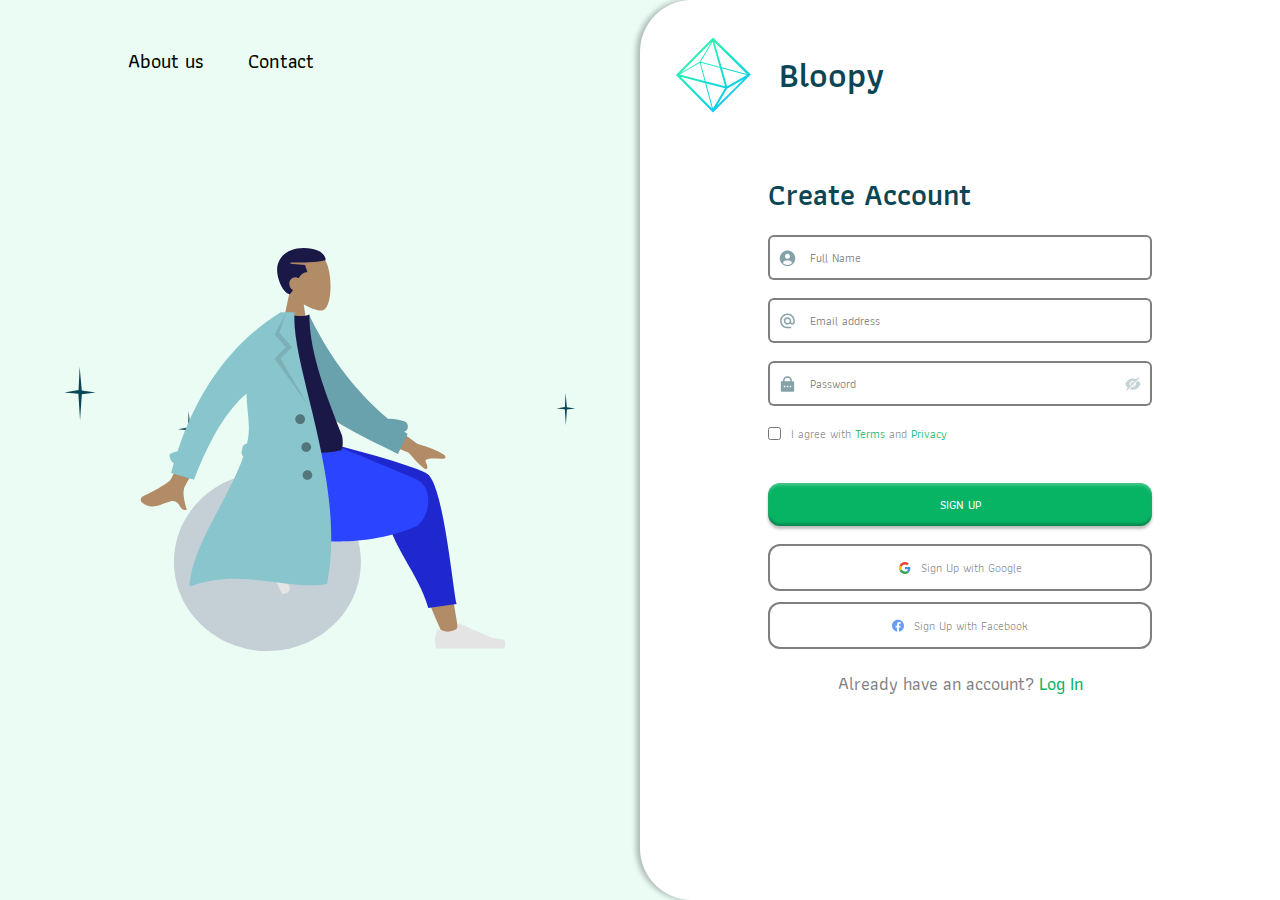
<file: login-1/index.html>
<!DOCTYPE html>
<html lang="en">
<head>
    <meta charset="UTF-8">
    <meta name="viewport" content="width=device-width, initial-scale=1.0">
    <title>Document</title>
    <link rel="stylesheet" href="css/estilos.css">
    <link rel="preconnect" href="https://fonts.googleapis.com">
    <link rel="preconnect" href="https://fonts.gstatic.com" crossorigin>
    <link href="https://fonts.googleapis.com/css2?family=Athiti:wght@400;500;600&display=swap" rel="stylesheet">
</head>
<body>

    <main class="container">
        <div class="izquierda">
            <ul>
                <li>About us</li>
                <li>Contact</li>
            </ul>
            <img class="img-stars" src="img/starts.svg" alt="">
            <img class="img-principal" src="img/img_principal.svg" alt="">
        </div>
        <div class="derecha">
            <div class="logo-container">
                <img src="img/logo.svg" alt="">
                <h1>Bloopy</h1>
            </div>
            <form>
                <h2 class="titulo-desktop">Create Account</h2>
                <h2 class=titulo-movil>Sign Up</h2>
                <div class="form-control">
                    <i><img src="img/ic_user.svg" alt=""></i>
                    <input placeholder="Full Name" type="text"/>
                </div>
                <div class="form-control">
                    <i><img src="img/ic_at.svg" alt=""></i>
                    <input placeholder="Email address" type="email"/>
                </div>
                <div class="form-control">
                    <i><img src="img/ic_password.svg" alt=""></i>
                    <input placeholder="Password" type="password"/>
                    <i><img src="img/ic_eye.svg" alt=""></i>
                </div>
                <div class="checkbox">
                    <input type="checkbox" id="cb"/>
                    <label for="cb">
                        I agree with <a>Terms</a> and <a>Privacy</a>
                    </label>
                </div>
                <button class="signup">
                    SIGN UP
                </button>
                <button class="btn-social mb-11">
                    <i><img src="img/ic_google.svg" alt=""></i>
                    <span>Sign Up with Google</span>
                </button>
                <button class="btn-social">
                    <i><img src="img/ic_fb.svg" alt=""></i>
                    <span>Sign Up with Facebook</span>
                </button>
                <p class="login">
                    Already have an account? <a>Log In</a>
                </p>
            </form>
        </div>
    </main>

</body>
</html>
</file>
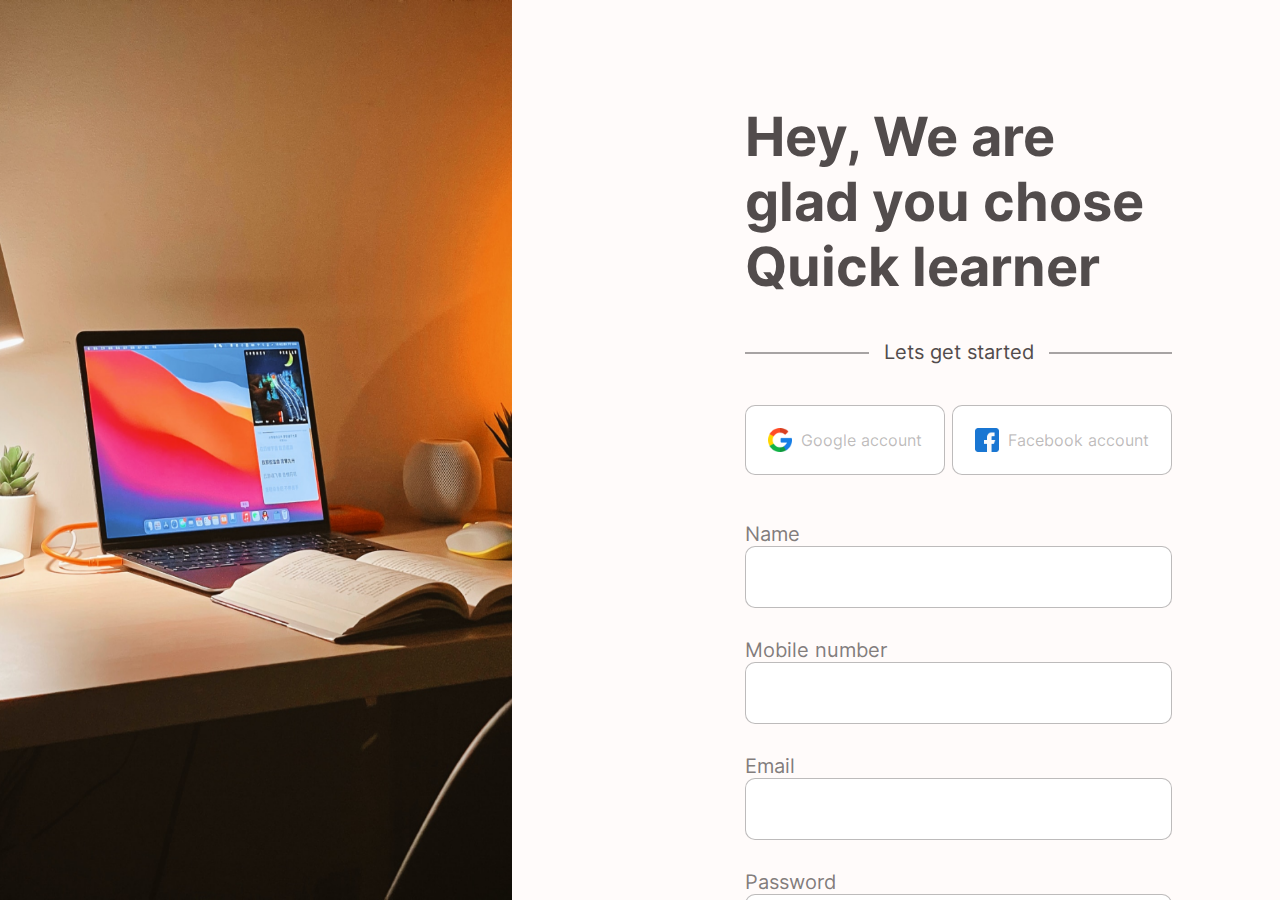
<file: login-2/index.html>
<!DOCTYPE html>
<html lang="en">

<head>
    <meta charset="UTF-8">
    <meta http-equiv="X-UA-Compatible" content="IE=edge">
    <meta name="viewport" content="width=device-width, initial-scale=1.0">
    <title>Document</title>
    <link rel="stylesheet" href="estilos.css">
</head>

<body style="margin: 0px;">

    <main style="display: flex;">
        <img src="img/macbook.png" alt="Computadora" style="width: 40%; height: 100vh;" />
        <form style="width: 60%; background-color: #FFFBFA; padding-left: 233px; padding-right: 108px; height: 100vh; overflow-y: auto; ">
            <h1 style="font-size: 54px; font-family: 'Inter'; color: #524C4C; max-width: 550px; margin: 0px; margin-top: 104px;">Hey, We are glad you chose Quick learner</h1>
            <p style="font-family: 'Inter'; font-size: 20px; color: #524C4C; margin: 41px 0px" class="linea"><span>Lets get started</span></p>

            <div style="display: flex; justify-content: space-between; margin-bottom: 47px;">
                <div style="padding: 22px; border: 1px solid #524C4C61; border-radius: 10px; display: flex; align-items: center; cursor: pointer; background-color: white;">
                    <img src="img/google.png" alt="Icono de google" width="24" height="24" style="margin-right: 9px;" />
                    <span style="font-family: 'Inter'; font-size: 16px; color: #524C4C61;">Google account</span>
                </div>
                <div style="padding: 22px; border: 1px solid #524C4C61; border-radius: 10px; display: flex; align-items: center; cursor: pointer; background-color: white;">
                    <img src="img/facebook.png" alt="Icono de fb" width="24" height="24" style="margin-right: 9px;" />
                    <span style="font-family: 'Inter'; font-size: 16px; color: #524C4C61;">Facebook account</span>
                </div>
            </div>

            <div class="control">
                <label for="name">Name</label>
                <input type="text" id="name" />
            </div>

            <div class="control">
                <label for="phone">Mobile number</label>
                <input type="tel" id="phone" />
            </div>

            <div class="control">
                <label for="email">Email</label>
                <input type="email" id="email" />
            </div>

            <div class="control">
                <label for="password">Password</label>
                <input type="text" id="password" />
            </div>

            <div style="width: 100%; display: flex; justify-content: center; margin-bottom: 74px;">
                <button type="submit" style="background-color: #524C4CB8; color: white; font-size: 21px; font-family: 'Inter'; padding: 10px 41px; border-radius: 30px; border: 1px solid #524C4C61; margin-top: 11px; cursor: pointer;">Sign up</button>
            </div>
        </form>
    </main>

</body>

</html>
</file>
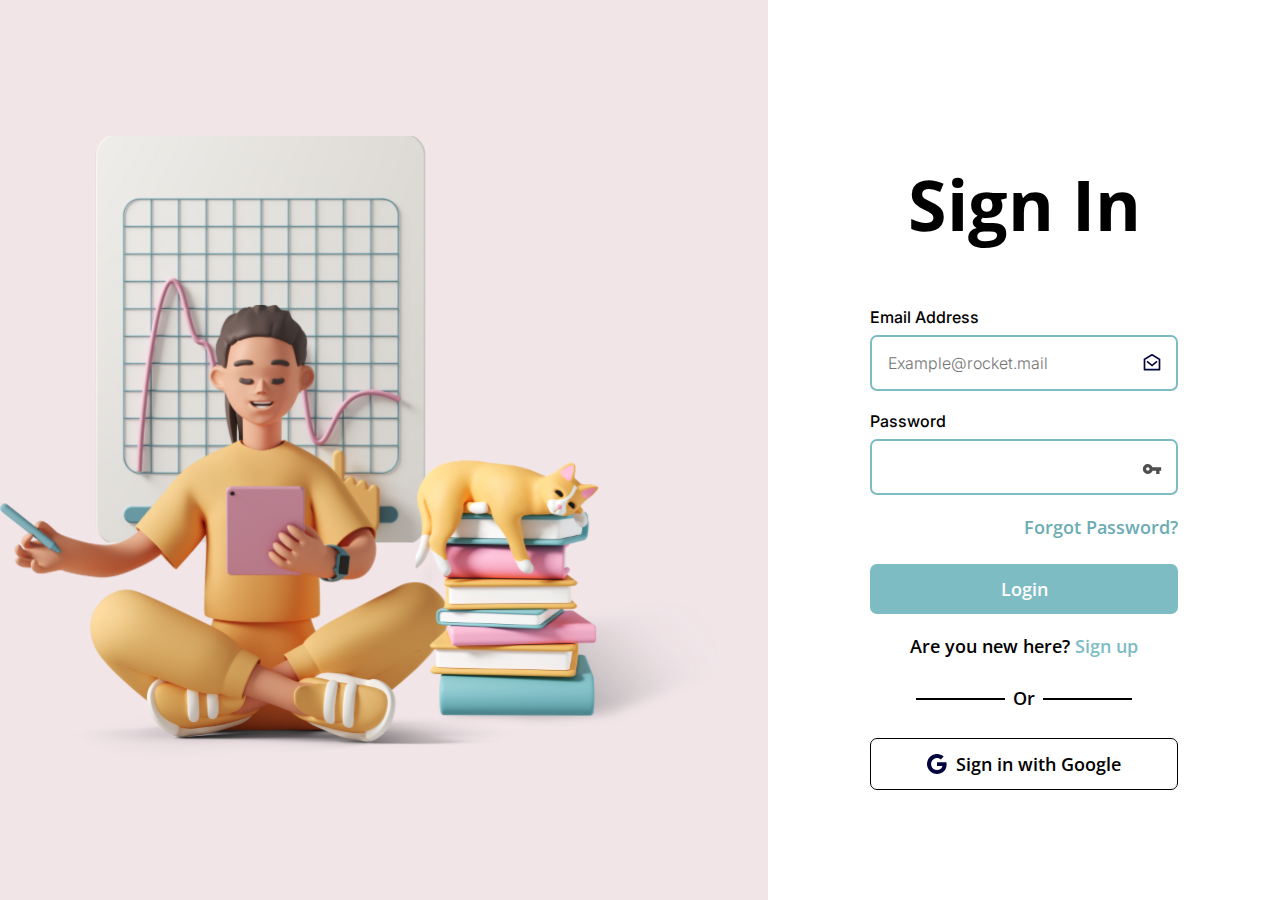
<file: login-3/index.html>
<!DOCTYPE html>
<html lang="en">

<head>
    <meta charset="UTF-8">
    <meta http-equiv="X-UA-Compatible" content="IE=edge">
    <meta name="viewport" content="width=device-width, initial-scale=1.0">
    <title>Document</title>

    <link rel="preconnect" href="https://fonts.googleapis.com">
    <link rel="preconnect" href="https://fonts.gstatic.com" crossorigin>
    <link href="https://fonts.googleapis.com/css2?family=Inter:wght@300;500&display=swap" rel="stylesheet">
    <link href="https://fonts.googleapis.com/css2?family=Inter:wght@300;500&family=Open+Sans:wght@600;700&display=swap" rel="stylesheet">

    <link rel="stylesheet" href="css/estilos.css">
</head>

<body>

    <main class="container">
        <div class="container-img">
            <img src="img/mujer-gato-grande.svg" alt="" />
        </div>
        <div class="container-form">
            <img src="img/mujer-gato-pequeno.svg" alt="" class="img-movil">
            <form class="form" id="form" autocomplete="off">
                <h1 class="title">Sign In</h1>
                <p class="principal error" id="errorPrincipal">Ingresa tu correo y contraseña</p>
                <div class="form-control mb-16">
                    <label for="email">Email Address</label>
                    <div>
                        <input type="email" id="email" placeholder="Example@rocket.mail" autocomplete="off" />
                        <i><img src="img/ic_mail.svg" alt=""></i>
                    </div>
                    <span class="error" id="errorCorreo">Ingresa el correo</span>
                </div>
                <div class="form-control">
                    <label for="password">Password</label>
                    <div>
                        <input type="password" id="password" autocomplete="off" />
                        <i><img src="img/ic_key.svg" alt=""></i>
                    </div>
                    <span class="error" id="errorContrasena">Ingresa la contraseña</span>
                </div>
                <p class="forgot-container">
                    <a class="forgot">Forgot Password?</a>
                </p>
                <button type="submit" class="btn-login">Login</button>
                <p class="sign-up">Are you new here? <a>Sign up</a></p>
                <p class="linea"><span>Or</span></p>
                <button type="button" class="sign-in-google">
                    <img src="img/ic_google.svg" alt="Icono de google"/>
                    <span>Sign in with Google</span>
                </button>
            </form>
        </div>
    </main>
    <script src="js/app.js"></script>
</body>

</html>
</file>
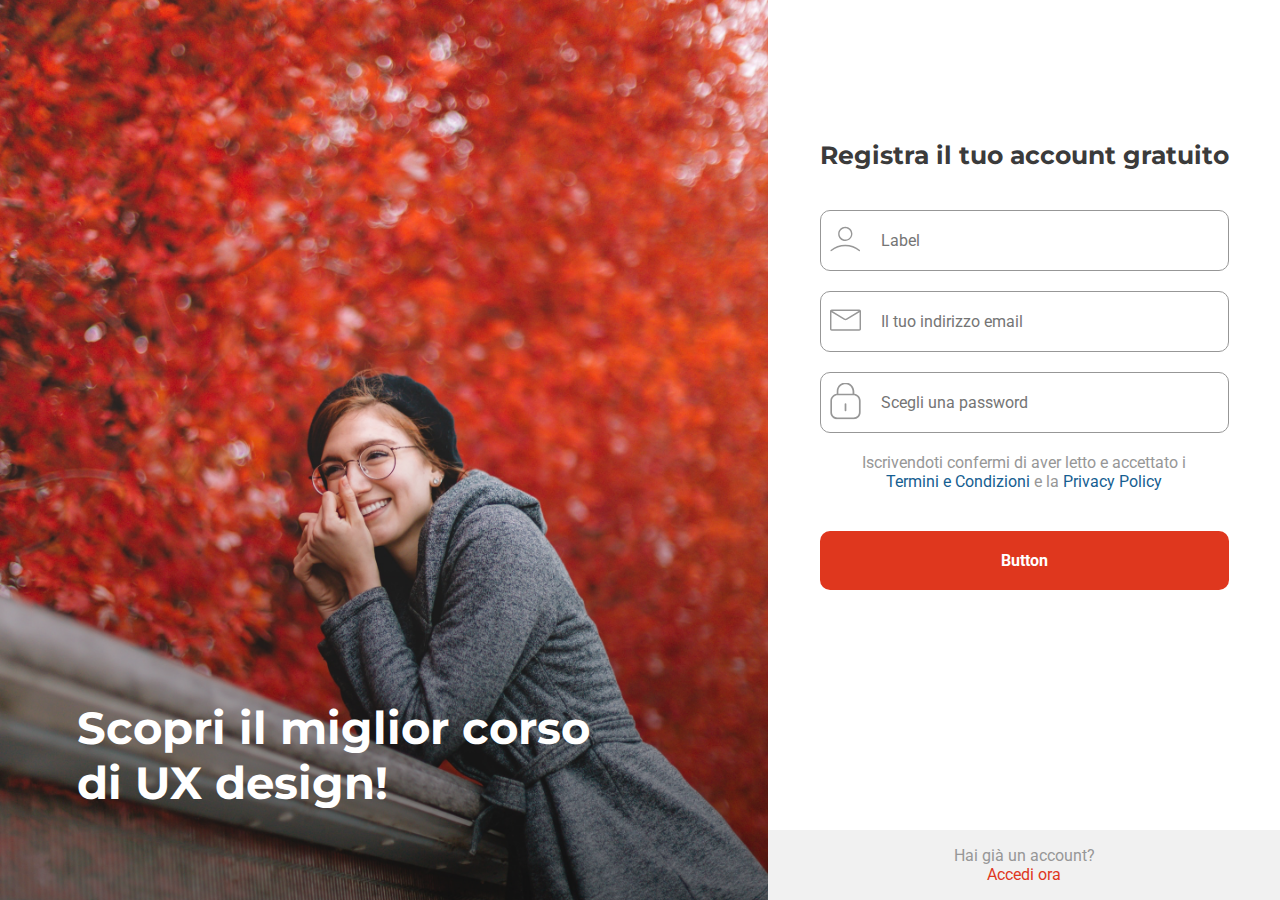
<file: login-4/index.html>
<!DOCTYPE html>
<html lang="en">
<head>
    <meta charset="UTF-8">
    <meta http-equiv="X-UA-Compatible" content="IE=edge">
    <meta name="viewport" content="width=device-width, initial-scale=1.0">
    <title>Document</title>

    <link rel="preconnect" href="https://fonts.googleapis.com">
    <link rel="preconnect" href="https://fonts.gstatic.com" crossorigin>
    <link href="https://fonts.googleapis.com/css2?family=Montserrat:wght@700&family=Roboto:wght@400;700&display=swap" rel="stylesheet">

    <link rel="stylesheet" href="css/estilos.css">
</head>
<body>
    <main class="container">
        <div class="img-container">
            <img src="img/img_principal.png" alt="">
            <span>Scopri il miglior corso di UX design!</span>
        </div>
        <div class="form-container">
            <form class="form">
                <h1 class="title">Registra il tuo account gratuito</h1>
                <div class="form-control">
                    <input type="text" placeholder="Label"/>
                    <i><img src="img/ic_usuario.svg" alt=""></i>
                </div>
                <div class="form-control">
                    <input type="text" placeholder="Il tuo indirizzo email"/>
                    <i><img src="img/ic_correo.svg" alt=""></i>
                </div>
                <div class="form-control">
                    <input type="password" placeholder="Scegli una password"/>
                    <i><img src="img/ic_password.svg" alt=""></i>
                </div>
                <p class="tyc">
                    Iscrivendoti confermi di aver letto e accettato i <br/><a>Termini e Condizioni</a> e la <a>Privacy Policy</a>
                </p>

                <button type="submit">Button</button>
            </form>
            <footer>
                <p>Hai già un account? <br/> <a>Accedi ora</a></p>
            </footer>
        </div>
    </main>
</body>
</html>
</file>
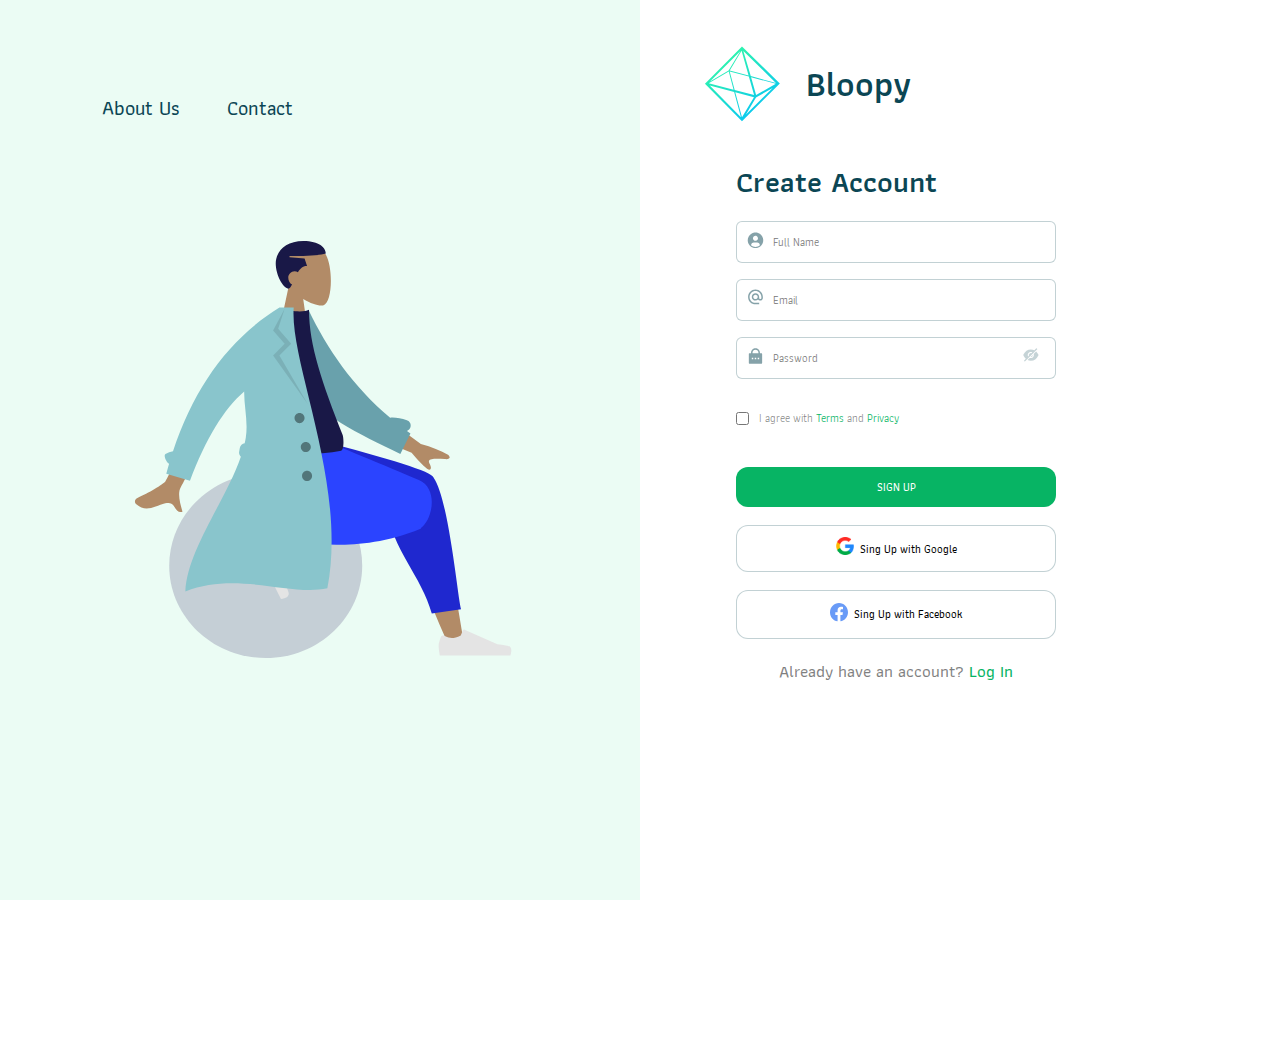
<file: login-5/index.html>
<!DOCTYPE html>
<html lang="en">
<head>
    <meta charset="UTF-8">
    <meta name="viewport" content="width=device-width, initial-scale=1.0">
    <link rel="shortcut icon" href="/img/Logo.svg" type="image/x-icon">

    <!-- Google Fonts -->
    <link rel="preconnect" href="https://fonts.googleapis.com">
    <link rel="preconnect" href="https://fonts.gstatic.com" crossorigin>
    <link href="https://fonts.googleapis.com/css2?family=Athiti:wght@400;500;600;700&display=swap" rel="stylesheet">
    <!-- CSS Link -->
    <link rel="stylesheet" href="./Styles/style.css">

    <title>Bloopy | Login</title>
</head>
<body>
    <!-- ########### Main Container ########### -->
    <main class="container">
        <!-- ------ Image Left Main Container ------ -->
        <div class="img-container">
            <!-- Left Header -->
            <div class="header">
                <ul>
                    <li>About Us</li>
                    <li>Contact</li>
                </ul>
            </div>

            <!-- Image -->
            <!-- <img src="./Images/stars.svg" alt="" class="stars"> -->
            <img src="./Images/sitting-6.svg" alt="">
            
        </div>
        
        <!-- ------ Form Right Main Container ------ -->
        <div class="form-container">
            <!-- Form Header -->
            <div class="form-header">
                <img src="./Images/App Logo Inspiraton 63.svg" alt="Logo">
                <h1>Bloopy</h1>
            </div>
            <form>
                <!-- Form Header (Logo) -->

                <h2>Create Account</h2>
                <h2 class="mobile">Sign Up</h2>
                <!-- Input Name -->
                <div class="form-control">
                    <input type="text" placeholder="Full Name">
                    <img src="./Images/carbon_user-avatar-filled.svg" alt="user" class="left-icon">
                </div>
                <!-- Input Email -->
                <div class="form-control">
                    <input type="email" placeholder="Email">
                    <img src="./Images/ic_outline-alternate-email.svg" alt="email" class="left-icon">
                </div>
                <!-- Input Passwd -->
                <div class="form-control mb14">
                    <input type="password" placeholder="Password" id="contrasena">
                    <img src="Images/ri_lock-password-fill.svg" alt="" class="left-icon">
                    <img src="./Images/ant-design_eye-invisible-filled.svg" alt="see password" class="right-icon" id="icono">

                </div>
                <!-- Input Checkbox -->
                <div class="checkbox">
                    <input type="checkbox" id="chck">
                    <label for="chck">I agree with <a href="">Terms</a> and <a href="">Privacy</a></>
                </div>

                <div class="btn-container">
                    <button type="submit">Sign Up</button>
                    <button type="button">
                        <i><img src="./Images/ic_google.svg" alt="" style="width: 18px;"></i>
                        <span>Sing Up with Google</span> 
                    </button>
                    <button type="button" class="mb20">
                        <i><img src="./Images/bi_facebook.svg" alt="" style="width: 18px;"></i>
                        <span>Sing Up with Facebook</span> 
                    </button>
                </div>
                <p>Already have an account? <a href="">Log In</a></p>
            </form>
        </div>
    </main>
</body>
</html>
</file>
<file: login-1/css/estilos.css>
:root {
    --color-verde-claro: #EBFCF4;
    --color-verde-oscuro: #0B4654;
    --color-verde-oscuro-transparente-25: #0B4654;
    --color-verde: #07B464;
    --color-negro-transparente-50: #00000080;
    --color-negro-transparente-25: #00000040;
    --color-blanco-transparente-25: #FFFFFF40;
    --color-blanco: #FFFFFF;
}
* {
    margin: 0px;
}
.container {
    width: 100%;
    height: 100vh;
    display: flex;
    background-color: var(--color-verde-claro);
}
.izquierda {
    width: 50%;
    height: 100vh;
    display: flex;
    justify-content: center;
    align-items: center;
    position: relative;
}
ul {
    display: flex;
    gap: 44px;
    padding: 0px 20%;
    position: absolute;
    top: 5%;
    left: 0px;
}
li {
    list-style: none;
    font-family: 'Athiti';
    font-size: 20px;
    font-weight: 500;
    cursor: pointer;
}
.img-stars {
    position: absolute;
    z-index: 0;
    width: 80%;
}
.img-principal {
    z-index: 1;

}


.derecha {
    width: 50%;
    height: 100vh;
    background-color: var(--color-blanco);
    border-radius: 51.7px 0px 0px 51.7px;
    box-shadow: -4px 0px 5px 0px var(--color-negro-transparente-25);
    overflow-y: auto;
}
.logo-container {
    display: flex;
    align-items: center;
    gap: 28px;
    margin: 0px 35px;
    margin-top: 37px;
}
.logo-container > h1 {
    font-family: 'Athiti';
    font-size: 35px;
    font-weight: 600;
    color: var(--color-verde-oscuro);
}
form {
    margin: 0px 20%;
    margin-top: 57px;
}
.titulo-movil, .titulo-desktop {
    font-family: 'Athiti';
    font-weight: 600;
    font-size: 30px;
    color: var(--color-verde-oscuro);
    margin-bottom: 16px;
}
.titulo-movil{
    display: none;
}
.form-control {
    width: 100%;
    position: relative;
    margin-bottom: 18px;
}
.form-control > input {
    width: -webkit-fill-available;
    border-radius: 6px;
    padding: 11px 40px;
    outline: none;
    border: 2px solid var(--color-negro-transparente-50);
    font-family: 'Athiti';
    font-size: 12px;
    color: var(--color-negro-transparente-50);
}
.form-control > i {
    position: absolute;
    transform: translate(0px, 50%);
    bottom: 50%;
    display: flex;
    align-items: center;
}
.form-control > i:first-child {
    left: 10px;
}
.form-control > i:last-child {
    right: 10px;
    cursor: pointer;
}
.checkbox {
    font-family: 'Athiti';
    font-size: 12px;
    color: var(--color-negro-transparente-50);
    display: flex;
    gap: 10px;
    margin-bottom: 40px;
}
.checkbox > label, .checkbox > input {
    cursor: pointer;
}
.checkbox > label > a {
    color: var(--color-verde);
}
.signup {
    width: 100%;
    background-color: var(--color-verde);
    border-radius: 12px;
    padding: 12px 0px;
    border: none;
    font-family: 'Athiti';
    font-size: 12px;
    font-weight: 500;
    color: var(--color-blanco);
    margin-bottom: 18px;
    cursor: pointer;
    box-shadow: 0px 3px 3px 0px var(--color-negro-transparente-25),
                0px 2.5px 3px 0px var(--color-blanco-transparente-25) inset,
                0px -2.5px 3px 0px var(--color-negro-transparente-25) inset;
}
.btn-social {
    width: 100%;
    border-radius: 12px;
    padding: 12px 0px;
    border: 2px solid var(--color-negro-transparente-50);
    background-color: var(--color-blanco);
    font-family: 'Athiti';
    font-size: 12px;
    color: var(--color-negro-transparente-50);
    display: flex;
    align-items: center;
    justify-content: center;
    gap: 10px;
    cursor: pointer;
}
.btn-social > i {
    display: flex;
    align-items: center;
}
.mb-11 {
    margin-bottom: 11px;
}
.login {
    font-family: 'Athiti';
    font-size: 18px;
    font-weight: 500;
    text-align: center;
    color: var(--color-negro-transparente-50);
    margin-top: 20px;
    margin-bottom: 40px;
}
.login > a {
    color: var(--color-verde);
    cursor: pointer;
}

@media (max-width:425px) {
    .container {
        background-color: var(--color-blanco);
        display: block;
    }
    ul, .img-stars, .logo-container {
        display: none;
    }
    .izquierda, .derecha {
        width: 100%;
        height: auto;
    }
    .derecha {
        border-radius: 0px;
        box-shadow: none;
    }
    .img-principal {
        height: 176px;
        margin-top: 40px;
    }
    form {
        margin-top: 17px;
        margin: 0px 8%;
    }
    .titulo-movil {
        display: block;
        text-align: center;
    }
    .titulo-desktop {
        display: none;
    }
    .checkbox {
        margin-bottom: 11px;
    }
    .form-control {
        margin-bottom: 9px;
    }
    .mb-11 {
        margin-bottom: 8px;
    }
    .login {
        margin-top: 17px;
    }
}
</file>
<file: login-2/estilos.css>
@font-face {
    font-family: "Inter";
    src: url("./fonts/Inter.ttf");
}

.linea {
    text-align: center;
    position: relative;
    z-index: 1;
}

.linea::before {
    border-top: 2px solid rgba(23, 20, 20, 0.38);
    content: "";
    margin: 0 auto;
    position: absolute;
    top: 50%;
    left: 0;
    right: 0;
    bottom: 0;
    z-index: -1;
}

.linea span {
    background-color: #FFFBFA;
    padding: 0 15px;
}

.control {
    display: flex;
    flex-wrap: wrap;
    margin-bottom: 30px;
}

.control label {
    font-size: 20px;
    font-family: 'Inter';
    color: #524C4CB8;
    width: 100%;
}

.control input {
    font-family: 'Inter';
    width: 100%;
    font-size: 16px;
    color: #524C4C61;
    padding: 20px;
    border: 1px solid #524C4C61;
    border-radius: 10px;
}
</file>
<file: login-3/css/estilos.css>
body {
    margin: 0px;
}

.container {
    display: flex;
}

.container-img {
    height: 100vh;
    display: flex;
    align-items: center;
    background-color: #B97D8D33;
    width: 60%;
}

.container-img img {
    width: 100%;
    height: auto;
}
.container-form{
    display: flex;
    align-items: center;
    justify-content: center;
    width: 40%;
}

.form {
    width: 90%;
    background-color: #FFF;
    overflow-y: auto;
}
.img-movil{
    display: none;
}

.title {
    font-family: 'Open Sans';
    font-weight: 700;
    text-align: center;
    margin-bottom: 55px;
}

.principal {
    text-align: center;
    margin-bottom: 22px;
}

.error {
    color: #CB2424;
    font-family: 'Inter';
    font-weight: 400;
    font-size: 10px;
    display: none;
}

.form-control {
    display: flex;
    flex-wrap: wrap;
    margin-bottom: 16px;
}

.form-control label {
    font-family: 'Inter';
    font-weight: 500;
    font-size: 16px;
    width: 100%;
    margin-bottom: 8px;
}
.form-control div{
    position: relative;
    width: 100%;
}

.form-control div input {
    width: -webkit-fill-available;
    margin-bottom: 4px;
    border: 2px solid #7EBCC3;
    border-radius: 7px;
    padding: 16px;
    padding-right: 40px;
    font-family: 'Inter';
    font-size: 12px;
    font-weight: 300;
}
.form-control div i {
    position: absolute;
    top: 50%;
    right: 16px;
    transform: translate(0, -50%);
}

.form-control span {
    width: 100%;
}

.forgot-container {
    text-align: end;
    margin: 0px;
    margin-bottom: 25px;
}

.forgot {
    font-family: 'Open Sans';
    font-weight: 600;
    font-size: 14px;
    color: #6BACB3;
    cursor: pointer;
}

.btn-login {
    width: 100%;
    background-color: #7EBCC3;
    color: white;
    border-radius: 7px;
    padding: 13px 0px;
    border: none;
    cursor: pointer;
    font-family: 'Open Sans';
    font-size: 14px;
    font-weight: 600;
    margin-bottom: 16px;
}

.sign-up {
    text-align: center;
    font-family: 'Open Sans';
    font-size: 14px;
    font-weight: 600;
    color: black;
    margin: 0px;
    margin-bottom: 28px;
}

.sign-up a {
    color: #7EBCC3;
    cursor: pointer;
}

.linea {
    text-align: center;
    margin: 0px;
    position: relative;
    z-index: 1;
    margin-bottom: 28px;
}

.linea::before {
    border-top: 2px solid black;
    content: "";
    margin: 0px auto;
    position: absolute;
    top: 50%;
    left: 0;
    right: 0;
    bottom: 0;
    width: 40%;
    z-index: -1;
}

.linea span {
    background-color: #FFF;
    padding: 0px 8px;
    font-family: 'Open Sans';
    font-size: 14px;
    font-weight: 600;
}

.sign-in-google {
    width: 100%;
    border: 1px solid black;
    background-color: #FFF;
    padding: 13px 0px;
    border-radius: 7px;
    display: flex;
    align-items: center;
    justify-content: center;
    cursor: pointer;
}

.sign-in-google img {
    margin-right: 9px;
}

.sign-in-google span {
    font-family: 'Open Sans';
    font-weight: 600;
    font-size: 14px;
}

/* Hasta celular */
@media (max-width: 425px) { 
    .container-img {
        display: none;
    }
    .img-movil {
        display: block;
        width: 70%;
        margin-top: 40px;
    }
    .container-form {
        width: 100%;
        flex-wrap: wrap;
    }
    .title {
        margin-top: 39px;
        margin-bottom: 10px;
    }
    .principal {
        margin-bottom: 20px;
    }
    .form-control{
        margin-bottom: 0px;
    }
    .mb-16 {
        margin-bottom: 12px;
    }
    .form-control label{
        font-size: 12px;
    }
    .form-control div input {
        font-size: 10px;
        padding: 10px;
    }
    .error {
        font-size: 9px;
    }
    .forgot {
        font-size: 11px;
        font-weight: 600;
    }
    .btn-login {
        margin-bottom: 10px;
    }
    .sign-up {
        font-size: 12px;
        margin-bottom: 16px;
    }
    .linea {
        margin-bottom: 18px;
    }
}

/* Hasta Tablet */
@media (min-width: 426px) and (max-width: 768px) {
    .container-img {
        width: 50%;
    }
    .container-form{
        width: 50%;
    }
    .form{
        width: 80%;
    }
    .title {
        margin-bottom: 35px;
        font-size: 40px;
        margin-top: 0px;
    }
    .error {
        font-size: 12px;
    }
    .forgot {
        font-size: 12px;
    }
    .sign-up {
        font-size: 12px;
    }
    .linea::before {
        width: 50%;
    }
    .form-control label {
        font-size: 14px;
    }
    .form-control {
        margin-bottom: 0px;
    }
    .mb-16 {
        margin-bottom: 16px;
    }
}


/* Hasta Laptop Grande */
@media (min-width: 1025px) {
    .form {
        width: 60%;
    }
    .title {
        font-size: 70px;
    }
    .form-control div input {
        font-size: 16px;
    }
    .error {
        font-size: 12px;
    }
    .btn-login {
        font-size: 18px;
        margin-bottom: 20px;
    }
    .sign-up {
        font-size: 18px;
    }
    .sign-in-google span {
        font-size: 18px;
    }
    .forgot {
        font-size: 18px;
    }
    .linea::before{
        width: 70%;
    }
    .linea span {
        font-size: 18px;
    }
}
</file>
<file: login-4/css/estilos.css>
body {
    margin: 0px;
}
.container {
    display: flex;
    width: 100%;
    height: 100vh;
    overflow-y: hidden;
}
.img-container {
    width: 60%;
    height: 100vh;
    position: relative;
}
.form-container {
    width: 40%;
    height: 100vh;
    display: flex;
    justify-content: center;
    position: relative;
}
.img-container img {
    height: 100vh;
    width: 100%;
    object-fit: cover;
}
.img-container span {
    position: absolute;
    bottom: 10%;
    left: 10%;

    font-family: 'Montserrat';
    font-weight: 700;
    font-size: 45px;
    color: white;
    max-width: 514px;
}
.form {
    margin-top: 140px;
    max-width: 426px;
}
.title {
    margin: 0px;
    font-family: 'Montserrat';
    font-weight: 700;
    font-size: 25px;
    color: #3b3b3b;
    margin-bottom: 40px;
    text-align: center;
}
.form-control {
    position: relative;
    margin-bottom: 20px;
}
.form-control input {
    width: -webkit-fill-available;
    padding: 20px 60px;
    border: 1px solid #979797;
    border-radius: 10px;

    font-family: 'Roboto';
    font-size: 16px;
    font-weight: 400;
    color: #979797;
}
.form-control i {
    position: absolute;
    top: 50%;
    left: 0px;
    transform: translate(10px, -50%);
}
.tyc {
    text-align: center;
    font-family: 'Roboto';
    font-size: 16px;
    font-weight: 400;
    color: #979797;
    margin-top: 10px;
    margin-bottom: 40px;
}
.tyc a {
    color: #165E91;
    cursor: pointer;
}
button {
    width: 100%;
    background-color: #DF371E;
    border-radius: 10px;
    padding: 20px 0px;
    border: none;

    font-family: 'Roboto';
    font-weight: 700;
    color: white;
    font-size: 16px;

    cursor: pointer;
}

footer {
    width: 100%;
    background-color: #F1F1F1;
    position: absolute;
    bottom: 0px;
    text-align: center;

    font-family: 'Roboto';
    font-weight: 400;
    font-size: 16px;
    color: #979797;
}

footer > p > a {
    color: #DF371E;
    cursor: pointer;
}
</file>
<file: login-5/Styles/style.css>
/* Variables */
:root {
    --gris-claro-500: #0B4654;
    --gris-claro-600: #0B4654;
    --gris: #00000080;
    --verde: #07B464;
    --fondo-blanco: #EBFCF4;
    --blanco: #FFFFFF;
    --fondo-blanco-derecha: #FFFFFF;
    --borde-gris: #0B465440;
}

/* Global Styles */
* {
    margin: 0;
    padding: 0;
    box-sizing: border-box;
}

* a {
    text-decoration: none;
    color: var(--verde);
}

body {
    overflow: hidden;
}


/* Modo Oscuro */
/* @media (prefers-color-scheme: dark) {
    :root{
        --gris-claro-500: #166e84;
        --gris-claro-600: #13758e;
        --gris: #efefef;
        --verde: #07B464;
        --fondo-blanco: #85cfac;
        --blanco: #bccbc4;
        --fondo-blanco-derecha: #1d1d1d;
        --borde-gris: #0B465440;
    
    }
    bottom {
        color: var(--color-negro);
    }
} */

/* @media (prefers-color-scheme: light) {
    :root{
        --gris-claro-500: #0B4654;
        --gris-claro-600: #0B4654;
        --gris: #00000080;
        --verde: #07B464;
        --fondo-blanco: #EBFCF4;
        --blanco: #FFFFFF;
        --fondo-blanco-derecha: #FFFFFF;
        --borde-gris: #0B465440;
    }
    
} */

/* Main Container Styles */
.container {
    /* size */
    width: 100%;
    height: 100vh;

    /* Display */
    display: flex;
}

    /* img container (Left Container) */
.img-container {
    /* size */
    width: 50%;
    height: 100vh;

    background-color: var(--fondo-blanco);

    position: relative;
    display: flex;
    justify-content: center;
    align-items: center;
    flex-direction: column;
    
}

.img-container img {
    width: 60%;
    object-fit: contain;

    position: absolute;
    object-fit: contain;
}

.img-container img:first-child {
    z-index: 1;
}


    /* ---- Header of Image (left) ---- */
.header {
    position: absolute;
    top: 46px;
    left: 102px;
    margin-top: 46px;

}

.header ul {
    /* size */
    width: 100%;

    /* display */
    display: flex;

    /* docoration */
    list-style: none;
    gap: 47px;
}

.header ul li {
    /* font styles */
    font-family: 'Athiti';
    font-weight: 500;
    font-size: 20px;
    color: var(--gris-claro-500);

    /* effects */
    cursor: pointer;
}

    /* Form Right Main Container */
.form-container {
    /* size */
    width: 50%;
    height: 100vh;

    /* radius */
    border-radius: 52px, 0px, 0px, 52px;

    background-color: var(--fondo-blanco-derecha);

}

.form-header {
    /* Display */
    display: flex;
    align-items: center;
    gap: 26px;

    /* Margin */
    margin: 46px 64px 36px;


}

.form-header h1 {
    /* font styles */
    font-family: 'Athiti';
    font-size: 35px;
    font-weight: 600;
    color: var(--gris-claro-600);
    

}


form {
    width: 50%;
    height: 100vh;
    margin-inline: 15%;

}

form h2 {
    /* Font Styles */
    font-family: 'Athiti';
    font-size: 29.57px;
    font-weight: 600;
    color: var(--gris-claro-600);

    /* margin */
    margin-bottom: 16px;
}

.mobile {
    display: none;
}

.form-control {
    position: relative;
}

.form-control > input {
    /* size */
    width: -webkit-fill-available;

    /* Margin / Padding */
    padding: 11px;
    padding-inline: 36px;
    margin-bottom: 16px;

    /* styles */
    border-radius: 6px;
    border: 1.48px solid var(--borde-gris);
    outline: none;

    /* fonts */
    font-family: 'Athiti';
    font-weight: 400;
    font-size: 11px;
    color: var(--gris);

    background-color: var(--blanco);

}

.form-control > input:focus {
    border:2px solid var(--verde);
}

.left-icon {
    position: absolute;
    left: 10px;
    transform: translate(0, 50%);
}

.right-icon {
    position: absolute;
    transform: translateY(50%);
    right: 5%;
}

.mb14 {
    margin-bottom: 14px;
}

.checkbox {
    display: flex;
    align-items: center;
    gap: 10px;

    margin-bottom: 40px;
}

.checkbox input {
    border-radius: 8px;
    border: 0.74px solid #0B46543D;
}

.checkbox label {
    font-family: 'Athiti';
    font-size: 11px;
    font-weight: 400;
    color: var(--gris);
    cursor: pointer;
}

.btn-container {
    width: 100%;
}

.btn-container button {
    width: -webkit-fill-available;
    padding: 11px;
    border-radius: 12px;
    border: none;
    margin-bottom: 18px;

    font-family: 'Athiti';
    font-weight: 500;
    font-size: 11px;

    cursor: pointer;
}

.btn-container button:first-child {
    background-color: var(--verde);
    text-transform: uppercase;
    color: var(--blanco);
}

.btn-container button[type="button"] {
    display: flex;
    align-items: center;
    justify-content: center;
    gap: 6px;
    background-color: var(--blanco);
    border: 1px solid var(--borde-gris);

    transition: transform 0.2s ease;
}

.btn-container button:hover {
    transform: scale(1.1);
}


.mb20 {
    margin-bottom: 20px;
}

form p {
    margin-inline: auto;


    font-family: 'Athiti';
    font-size: 17px;
    font-weight: 500;
    color: var(--gris);
    text-align: center;
}

/* ################## Responsive ######################## */
@media ( max-width: 428px ) {
    body {
        overflow: auto;
        height: auto;
    }

    .container {
        display: block;
        
    }

    .img-container {
        height: 50vh;
        width: 100%;
        background-color: var(--fondo-blanco-derecha);
    }

    .img-container img {
        height: 50%;
    }

    .stars {
        display: none;
    }

    .header {
        display: none;
    }

    form h2:first-child {
        display: none;
    }

    .mobile {
        display: inline;
        font-size: 23px;
        margin-bottom: 7px;
    }
    

    .form-container {
        width: 100%;
        height: 80vh;

    }

    .form-header {
        display: none;
    }

    form {
        margin: auto;
        width: 70%;
        height: 50vh;
        display: grid;
        place-items: center;
    }

    
    
    .form-control:last-child {
        height: 30px
        ;
        margin-bottom: 4px;
    }
    
    .form-control > input {
        margin-bottom: 9px;
    }
    
    .mb14 {
        margin-bottom: 4px;
    }
    .form p:last-child {
        font-size: 9px;
    }

    .checkbox {
        margin-bottom: 11px;
    }

    form > p {
        font-size: 12px;
    }
}
</file>
